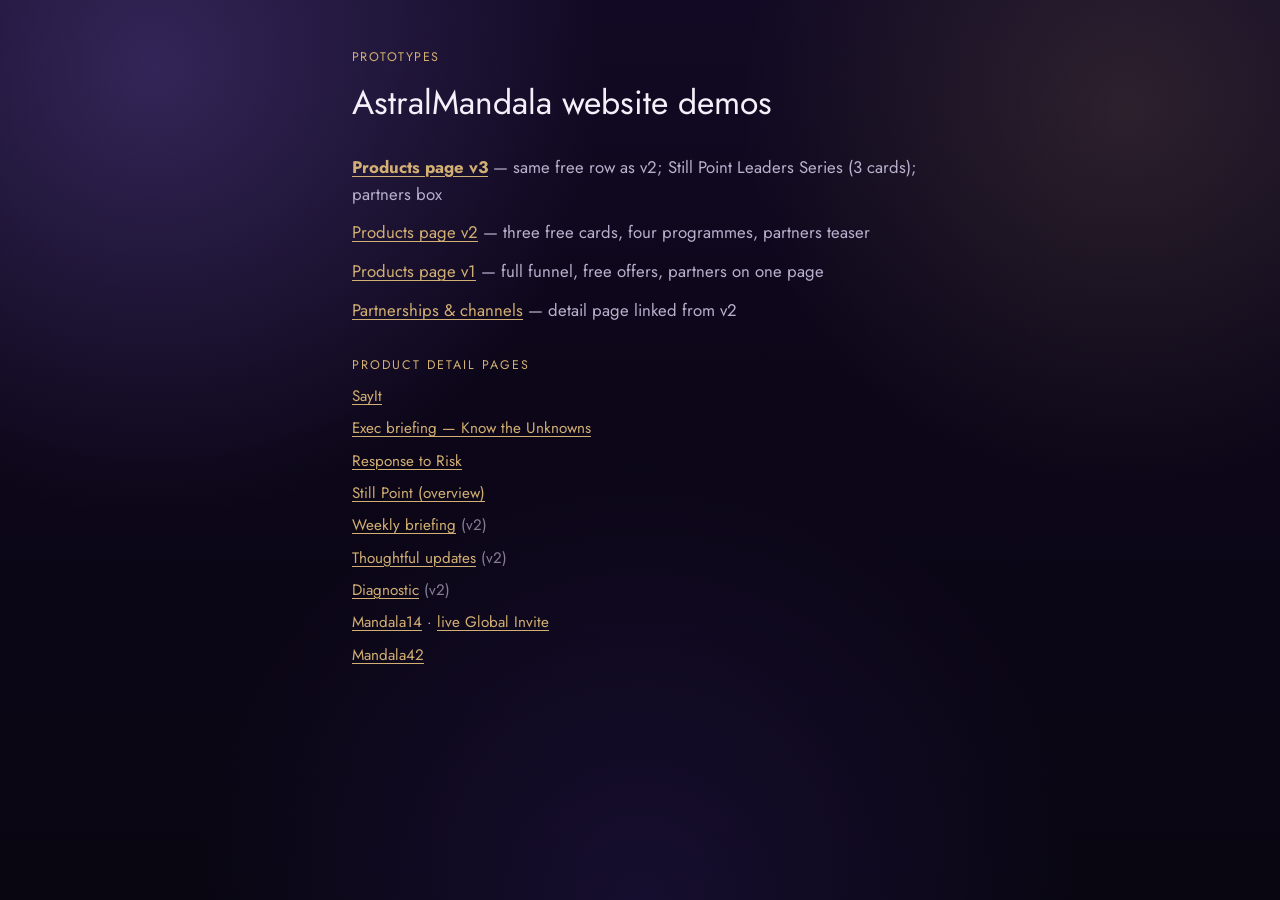
<file: index.html>
<!DOCTYPE html>
<html lang="en">
<head>
  <meta charset="UTF-8">
  <meta name="viewport" content="width=device-width, initial-scale=1.0">
  <title>AstralMandala — website prototypes</title>
  <link rel="preconnect" href="https://fonts.googleapis.com">
  <link rel="preconnect" href="https://fonts.gstatic.com" crossorigin>
  <link href="https://fonts.googleapis.com/css2?family=Jost:wght@300;400;500;600&display=swap" rel="stylesheet">
  <link rel="stylesheet" href="styles-v1.css">
</head>
<body>
  <main class="container" style="padding: 3rem 0; max-width: 36rem;">
    <p class="eyebrow" style="color: var(--gold); text-transform: uppercase; letter-spacing: 0.12em; font-size: 0.78rem;">Prototypes</p>
    <h1 style="font-weight: 400; margin: 0 0 1.5rem;">AstralMandala website demos</h1>
    <ul style="list-style: none; padding: 0; margin: 0; display: grid; gap: 0.75rem; color: var(--muted);">
      <li><a href="index-v3.html"><strong>Products page v3</strong></a> — same free row as v2; Still Point Leaders Series (3 cards); partners box</li>
      <li><a href="index-v2.html">Products page v2</a> — three free cards, four programmes, partners teaser</li>
      <li><a href="index-v1.html">Products page v1</a> — full funnel, free offers, partners on one page</li>
      <li><a href="partnerships.html">Partnerships & channels</a> — detail page linked from v2</li>
    </ul>
    <p class="eyebrow" style="margin-top:2rem;color:var(--gold)">Product detail pages</p>
    <ul style="list-style:none;padding:0;margin:0;display:grid;gap:0.5rem;color:var(--muted);font-size:0.95rem">
      <li><a href="products/product.html?p=sayit">SayIt</a></li>
      <li><a href="products/product.html?p=exec-briefing">Exec briefing — Know the Unknowns</a></li>
      <li><a href="products/product.html?p=response-to-risk">Response to Risk</a></li>
      <li><a href="products/product.html?p=still-point">Still Point (overview)</a></li>
      <li><a href="products/product.html?p=weekly-briefing">Weekly briefing</a> <span style="opacity:0.7">(v2)</span></li>
      <li><a href="products/product.html?p=thoughtful-updates">Thoughtful updates</a> <span style="opacity:0.7">(v2)</span></li>
      <li><a href="products/product.html?p=diagnostic">Diagnostic</a> <span style="opacity:0.7">(v2)</span></li>
      <li><a href="products/product.html?p=mandala14">Mandala14</a> · <a href="https://astralmandala.com/global-invite/">live Global Invite</a></li>
      <li><a href="products/product.html?p=mandala42">Mandala42</a></li>
    </ul>
  </main>
</body>
</html>
</file>
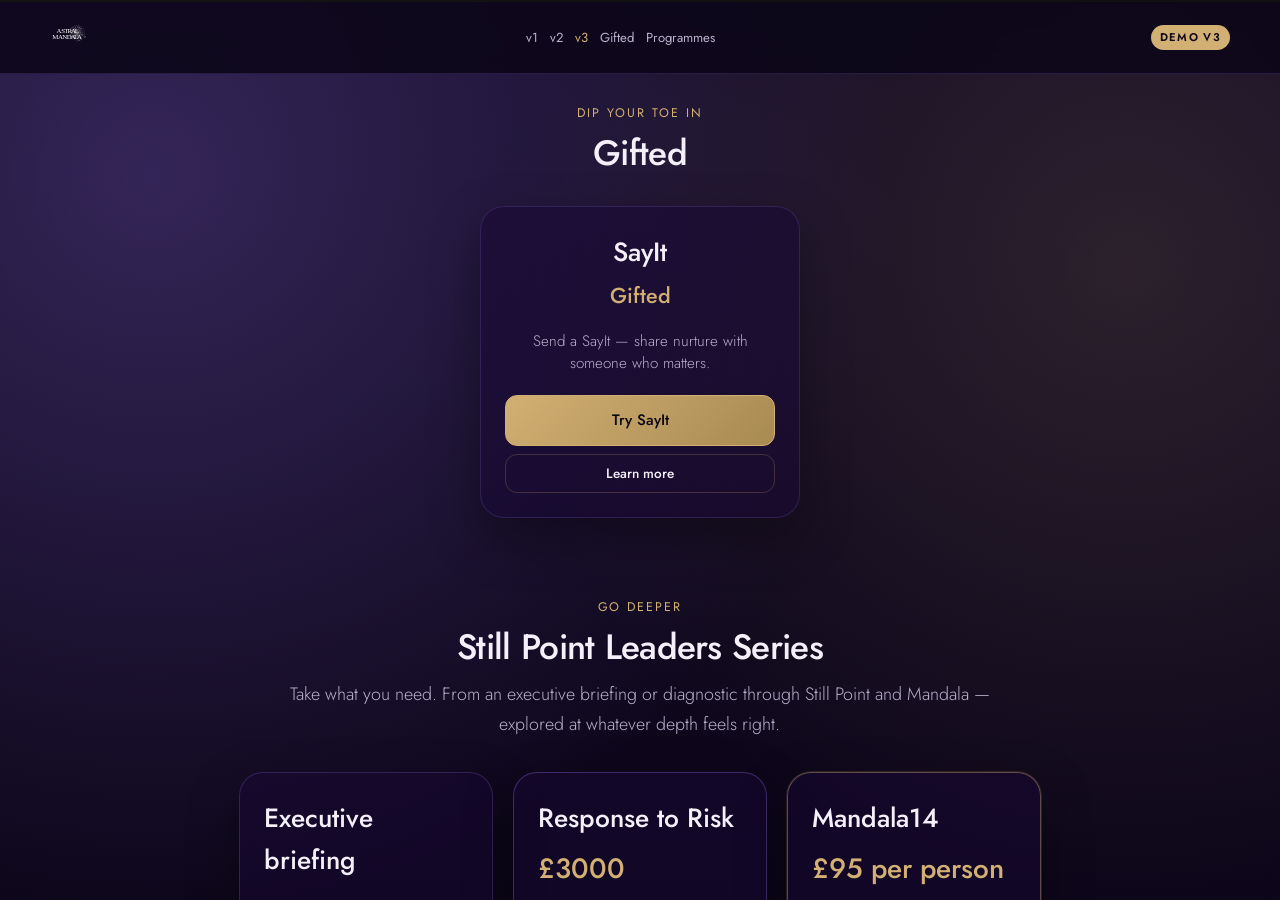
<file: free.html>
<!DOCTYPE html>
<html lang="en">
<head>
  <meta charset="UTF-8">
  <meta http-equiv="refresh" content="0; url=index-v3.html#free">
  <link rel="canonical" href="index-v3.html#free">
  <title>Redirect — Free options</title>
</head>
<body>
  <p><a href="index-v3.html#free">Free options are on the v3 products page</a></p>
</body>
</html>
</file>
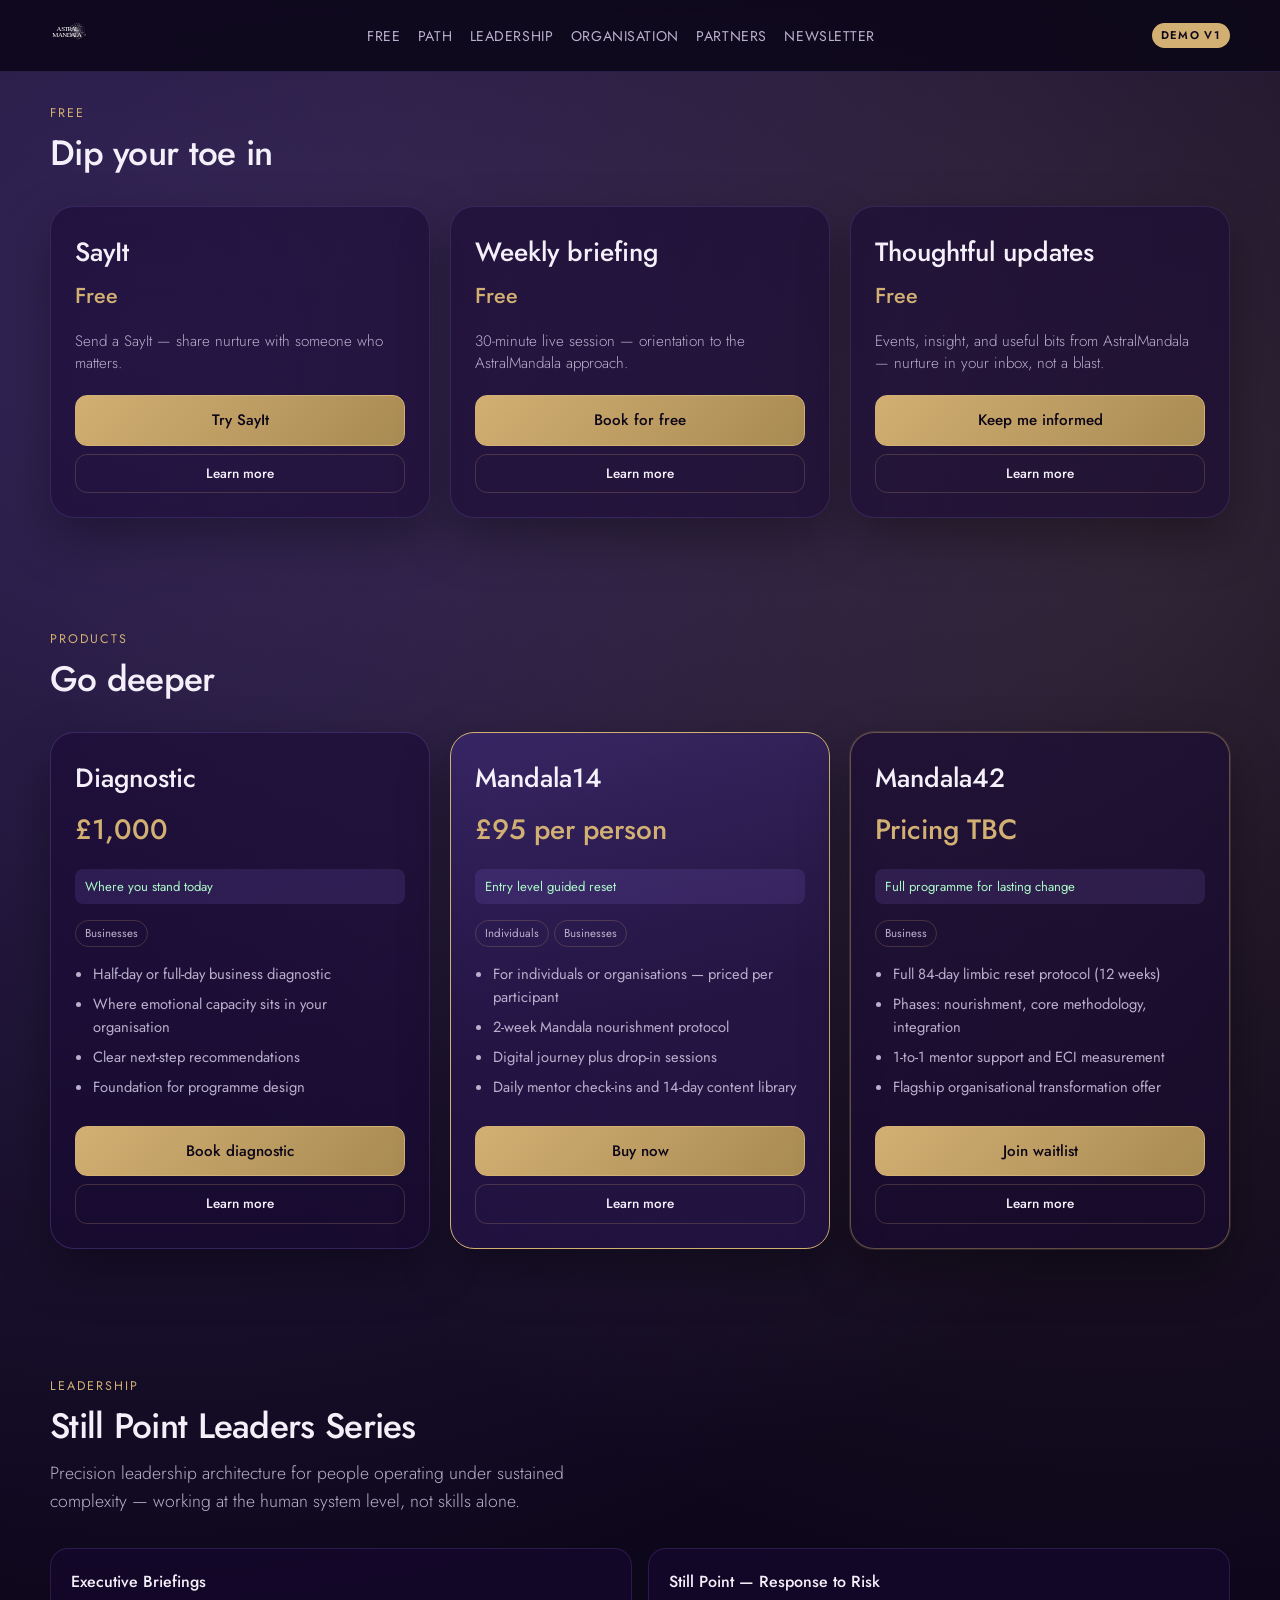
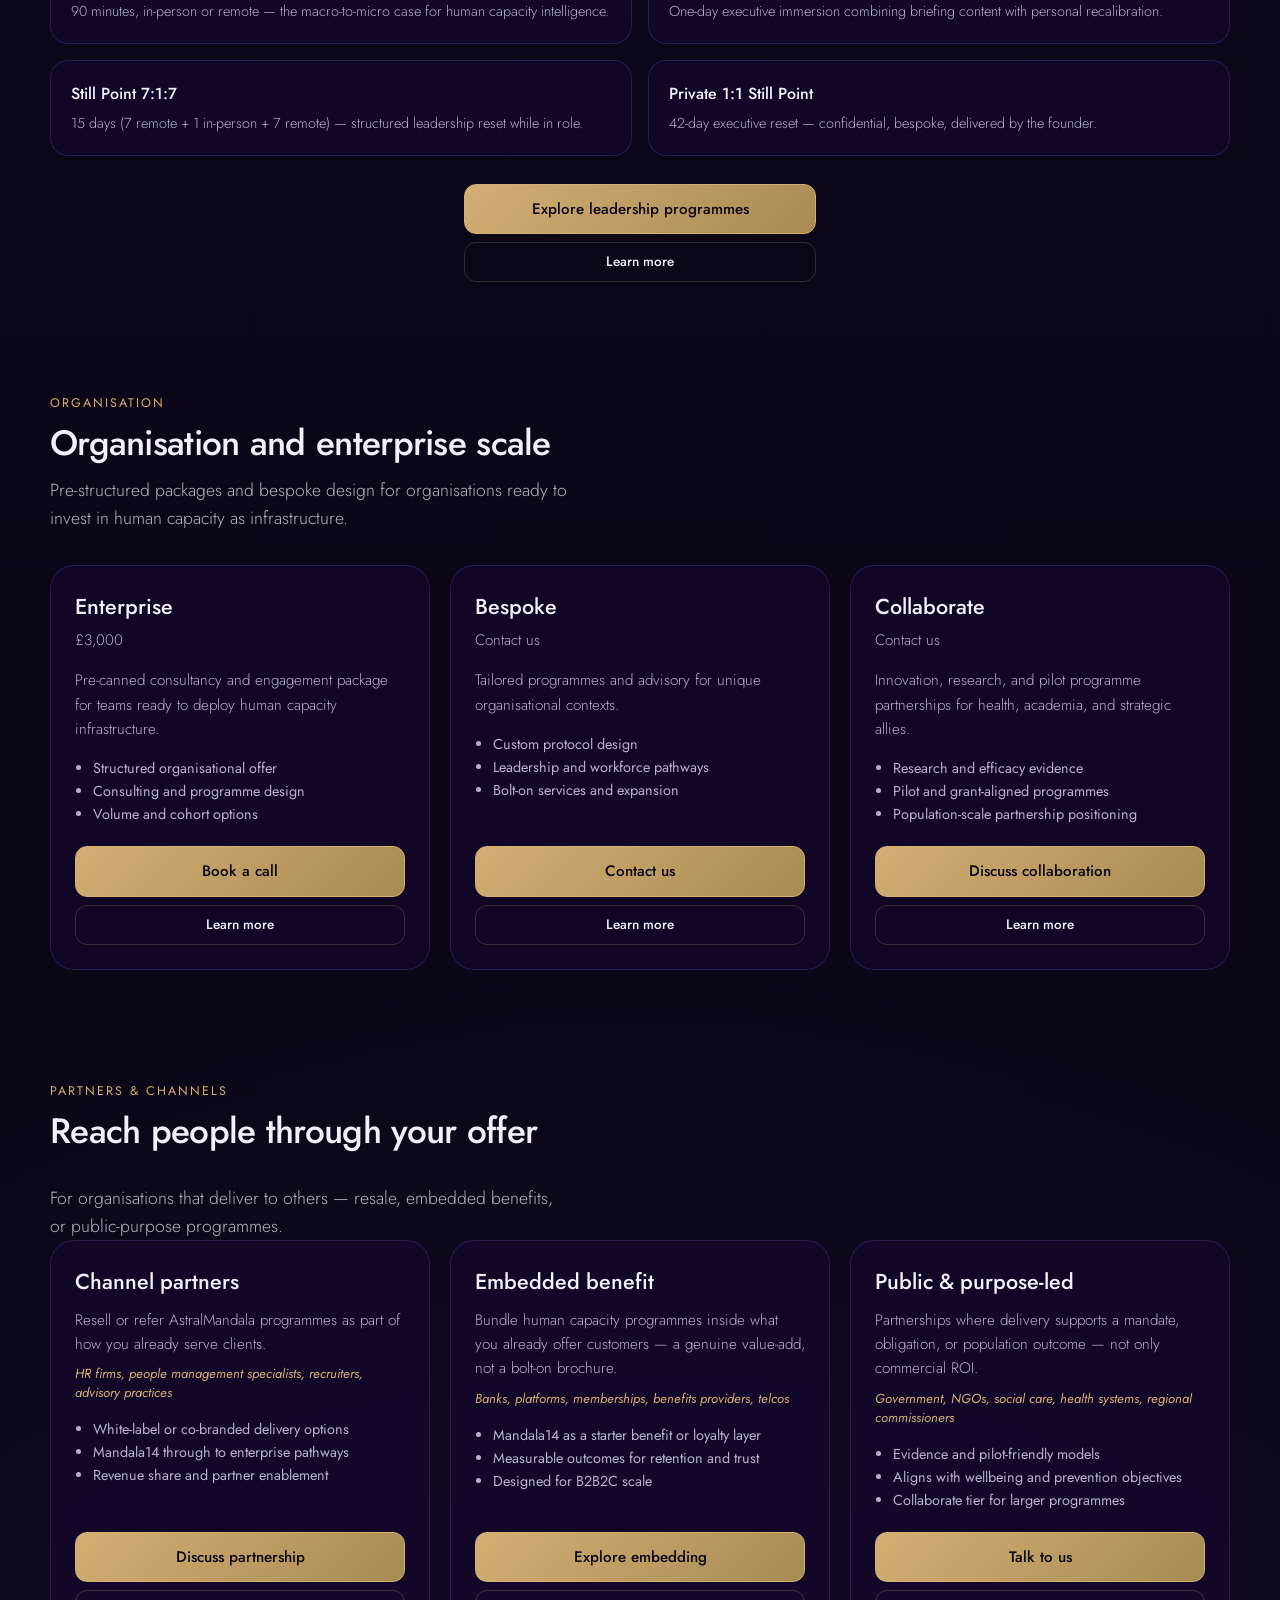
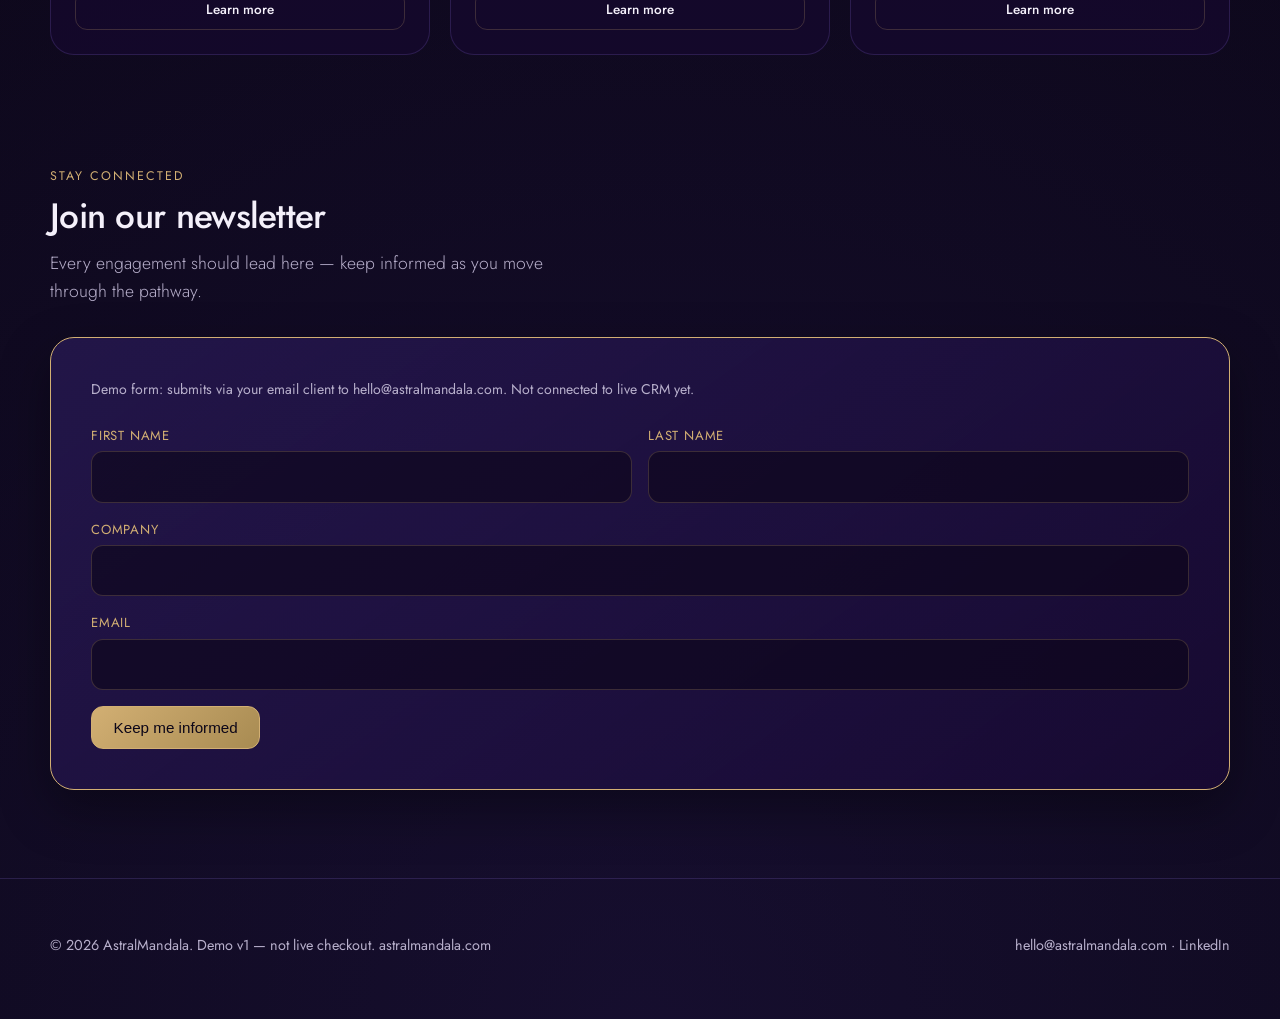
<file: index-v1.html>
<!DOCTYPE html>
<html lang="en">
<head>
  <meta charset="UTF-8">
  <meta name="viewport" content="width=device-width, initial-scale=1.0">
  <title>Products — AstralMandala (demo v1)</title>
  <meta name="description" content="AstralMandala product pathway — from free entry to enterprise and partnership offers.">
  <link rel="preconnect" href="https://fonts.googleapis.com">
  <link rel="preconnect" href="https://fonts.gstatic.com" crossorigin>
  <link href="https://fonts.googleapis.com/css2?family=Jost:wght@300;400;500;600&display=swap" rel="stylesheet">
  <link rel="stylesheet" href="styles-v1.css">
</head>
<body>
  <header class="site-header">
    <div class="site-header__inner">
      <a href="https://astralmandala.com" target="_blank" rel="noreferrer">
        <img
          class="site-header__logo"
          src="assets/Astral-mandala-logo-white.svg"
          alt="AstralMandala"
          width="160"
          height="40"
        >
      </a>
      <nav aria-label="Page sections">
        <ul class="site-nav">
          <li><a href="#free">Free</a></li>
          <li><a href="#path">Path</a></li>
          <li><a href="#leadership">Leadership</a></li>
          <li><a href="#organisation">Organisation</a></li>
          <li><a href="#channels">Partners</a></li>
          <li><a href="#newsletter">Newsletter</a></li>
        </ul>
      </nav>
      <span class="demo-badge" title="Static demo — not connected to live checkout or CRM">Demo v1</span>
    </div>
  </header>

  <main>
    <section class="page-section page-section--first" id="free">
      <div class="container">
        <header class="page-section__head" id="free-section-head"></header>
        <div class="free-grid" id="free-root" role="region" aria-label="Free offers"></div>
      </div>
    </section>

    <section class="page-section" id="path">
      <div class="container">
        <header class="page-section__head" id="path-section-head"></header>

        <div
          class="ladder-scroll"
          id="ladder-root"
          role="region"
          aria-label="Product ladder: Diagnostic, Mandala14, Mandala42"
          tabindex="0"
        ></div>

        <div id="quotes-root"></div>
      </div>
    </section>

    <section class="page-section" id="leadership">
      <div class="container">
        <header class="page-section__head">
          <p class="eyebrow">Leadership</p>
          <h2 class="section-title">Still Point Leaders Series</h2>
          <p class="section-lead" id="stillpoint-intro"></p>
        </header>
        <div class="stillpoint-grid" id="stillpoint-list"></div>
        <div class="stillpoint-cta"></div>
      </div>
    </section>

    <section class="page-section" id="organisation">
      <div class="container">
        <header class="page-section__head">
          <p class="eyebrow">Organisation</p>
          <h2 class="section-title">Organisation and enterprise scale</h2>
          <p class="section-lead">
            Pre-structured packages and bespoke design for organisations ready to invest in human capacity as infrastructure.
          </p>
        </header>
        <div class="org-grid" id="org-root"></div>
      </div>
    </section>

    <section class="page-section" id="channels">
      <div class="container">
        <header class="page-section__head" id="channels-section-head"></header>
        <p class="section-lead" id="channels-section-lead"></p>
        <div class="channel-grid" id="channels-root"></div>
      </div>
    </section>

    <section class="page-section" id="newsletter">
      <div class="container">
        <header class="page-section__head">
          <p class="eyebrow">Stay connected</p>
          <h2 class="section-title">Join our newsletter</h2>
          <p class="section-lead">
            Every engagement should lead here — keep informed as you move through the pathway.
          </p>
        </header>
        <div class="newsletter-panel">
          <p class="newsletter-panel__note">
            Demo form: submits via your email client to hello@astralmandala.com. Not connected to live CRM yet.
          </p>
          <form class="newsletter-form" id="newsletter-form" novalidate>
            <div class="field">
              <label for="firstName">First name</label>
              <input type="text" id="firstName" name="firstName" required autocomplete="given-name">
            </div>
            <div class="field">
              <label for="lastName">Last name</label>
              <input type="text" id="lastName" name="lastName" required autocomplete="family-name">
            </div>
            <div class="field field--full">
              <label for="company">Company</label>
              <input type="text" id="company" name="company" required autocomplete="organization">
            </div>
            <div class="field field--full">
              <label for="email">Email</label>
              <input type="email" id="email" name="email" required autocomplete="email">
            </div>
            <div class="field field--full">
              <button type="submit" class="btn btn--primary">Keep me informed</button>
            </div>
          </form>
        </div>
      </div>
    </section>
  </main>

  <footer class="site-footer">
    <div class="container site-footer__inner">
      <p>
        © 2026 AstralMandala. Demo v1 — not live checkout.
        <a href="https://astralmandala.com" target="_blank" rel="noreferrer">astralmandala.com</a>
      </p>
      <p>
        <a href="mailto:hello@astralmandala.com">hello@astralmandala.com</a>
        ·
        <a href="https://www.linkedin.com/company/astralmandala" target="_blank" rel="noreferrer">LinkedIn</a>
      </p>
    </div>
  </footer>

  <script src="products-data.js"></script>
  <script src="products-render.js"></script>
</body>
</html>
</file>
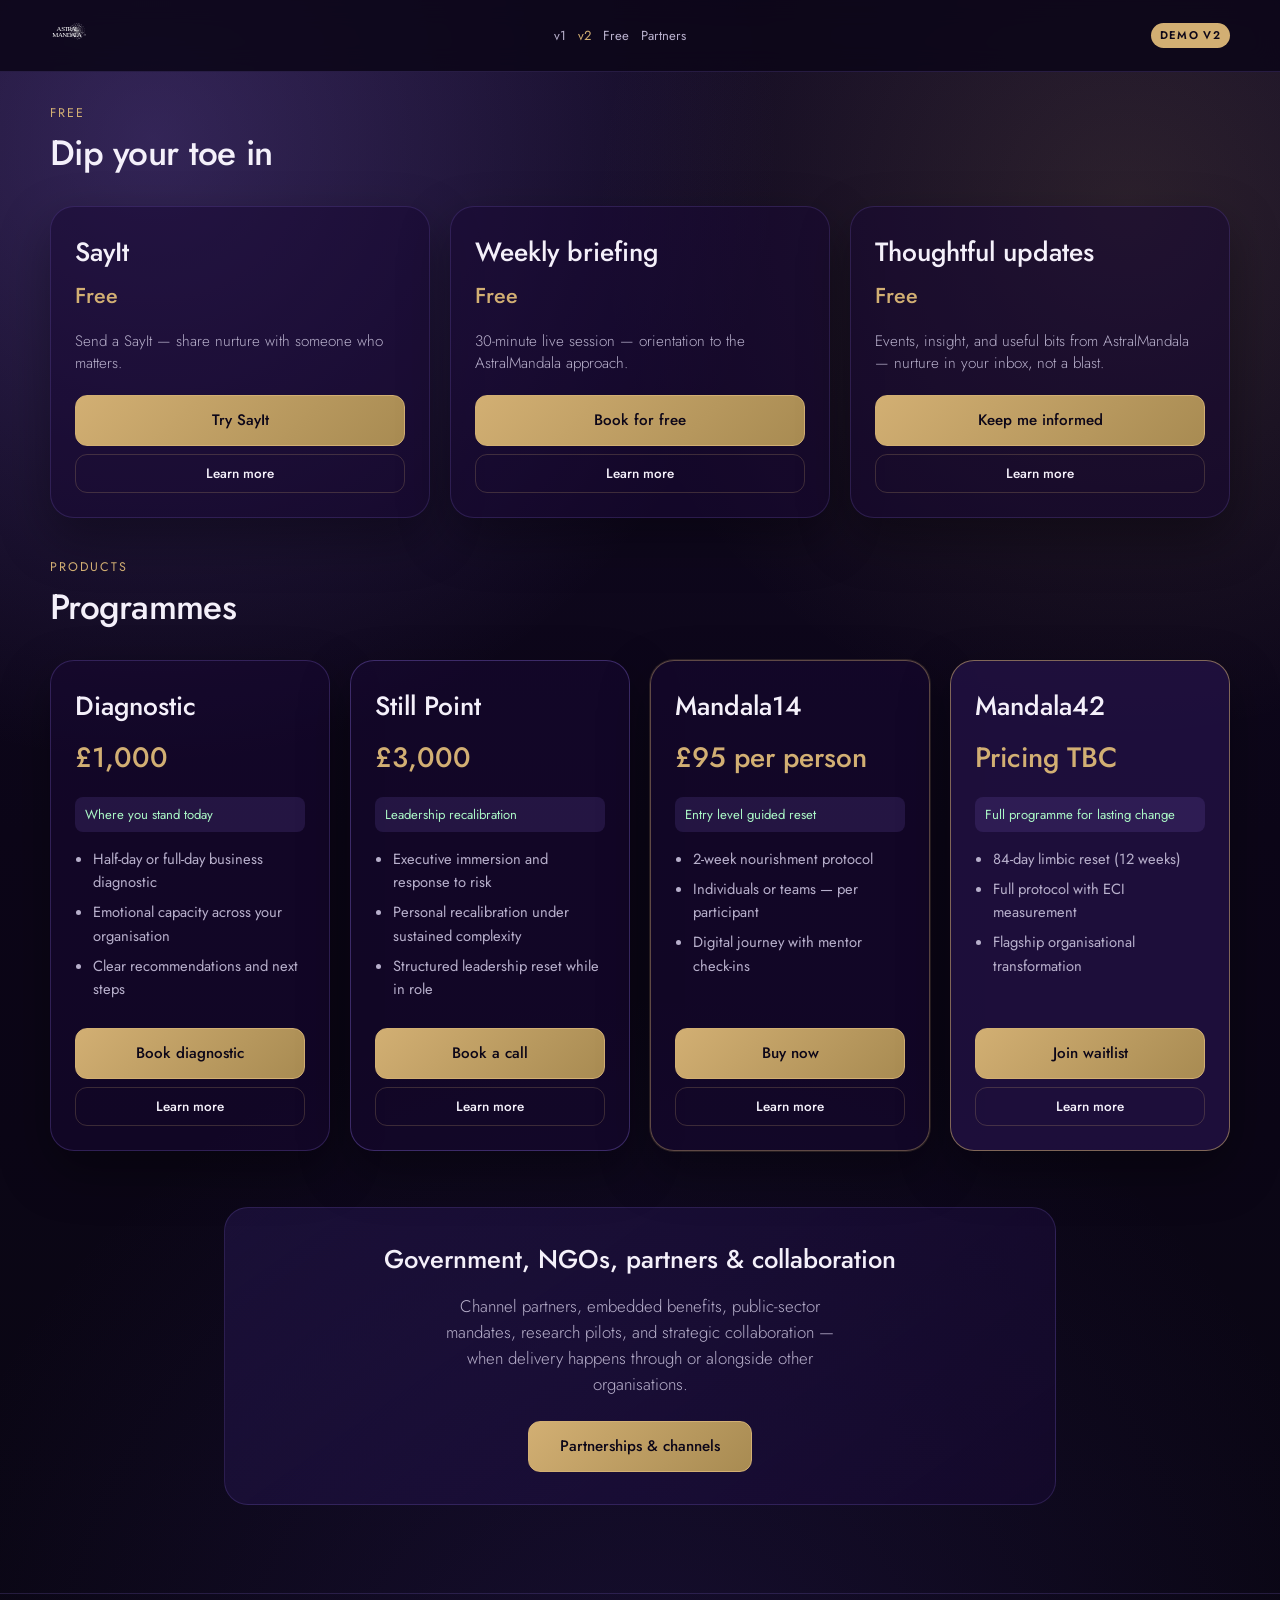
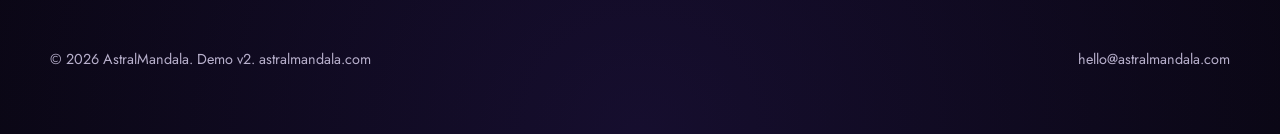
<file: index-v2.html>
<!DOCTYPE html>
<html lang="en">
<head>
  <meta charset="UTF-8">
  <meta name="viewport" content="width=device-width, initial-scale=1.0">
  <title>Products — AstralMandala (demo v2)</title>
  <meta name="description" content="Simplified AstralMandala product overview — Diagnostic, Still Point, Mandala14, Mandala42.">
  <link rel="preconnect" href="https://fonts.googleapis.com">
  <link rel="preconnect" href="https://fonts.gstatic.com" crossorigin>
  <link href="https://fonts.googleapis.com/css2?family=Jost:wght@300;400;500;600&display=swap" rel="stylesheet">
  <link rel="stylesheet" href="styles-v1.css">
  <link rel="stylesheet" href="styles-v2.css">
</head>
<body data-v2-mode="products">
  <header class="site-header">
    <div class="site-header__inner">
      <a href="https://astralmandala.com" target="_blank" rel="noreferrer">
        <img
          class="site-header__logo"
          src="assets/Astral-mandala-logo-white.svg"
          alt="AstralMandala"
          width="160"
          height="40"
        >
      </a>
      <nav aria-label="Page sections" class="site-nav__versions">
        <a href="index-v1.html">v1</a>
        <a href="index-v2.html" class="is-active">v2</a>
        <a href="#free">Free</a>
        <a href="partnerships.html">Partners</a>
      </nav>
      <span class="demo-badge">Demo v2</span>
    </div>
  </header>

  <main>
    <section class="page-section page-section--first" id="programmes">
      <div class="container">
        <div id="free">
          <header class="page-section__head" id="free-section-head"></header>
          <div class="free-grid" id="free-v2-root" role="region" aria-label="Free offers"></div>
        </div>

        <header class="page-section__head page-section__head--spaced" id="v2-section-head"></header>

        <div
          class="ladder-scroll ladder-scroll--four"
          id="ladder-v2-root"
          role="region"
          aria-label="Programmes: Diagnostic, Still Point, Mandala14, Mandala42"
          tabindex="0"
        ></div>

        <div id="partnership-teaser-root"></div>
      </div>
    </section>
  </main>

  <footer class="site-footer">
    <div class="container site-footer__inner">
      <p>
        © 2026 AstralMandala. Demo v2.
        <a href="https://astralmandala.com" target="_blank" rel="noreferrer">astralmandala.com</a>
      </p>
      <p>
        <a href="mailto:hello@astralmandala.com">hello@astralmandala.com</a>
      </p>
    </div>
  </footer>

  <script src="products-data-v2.js"></script>
  <script src="products-render-v2.js"></script>
</body>
</html>
</file>
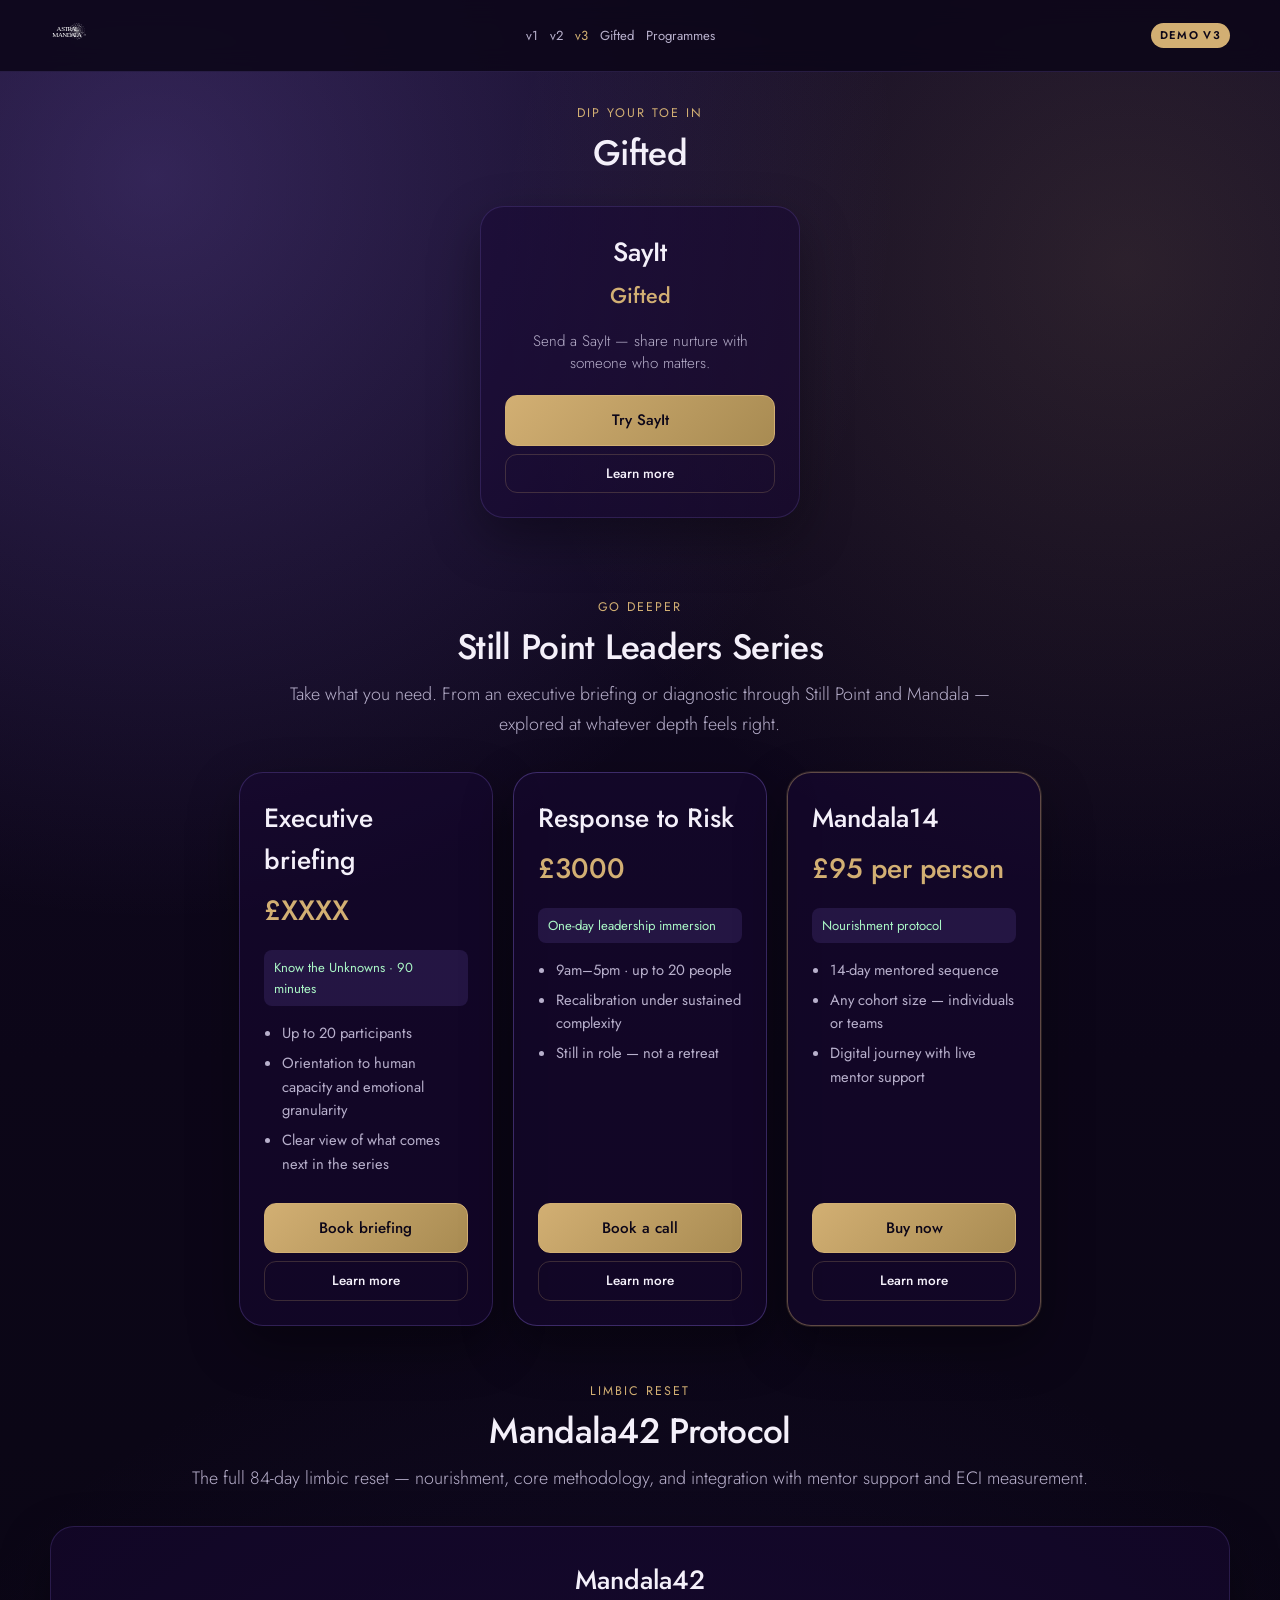
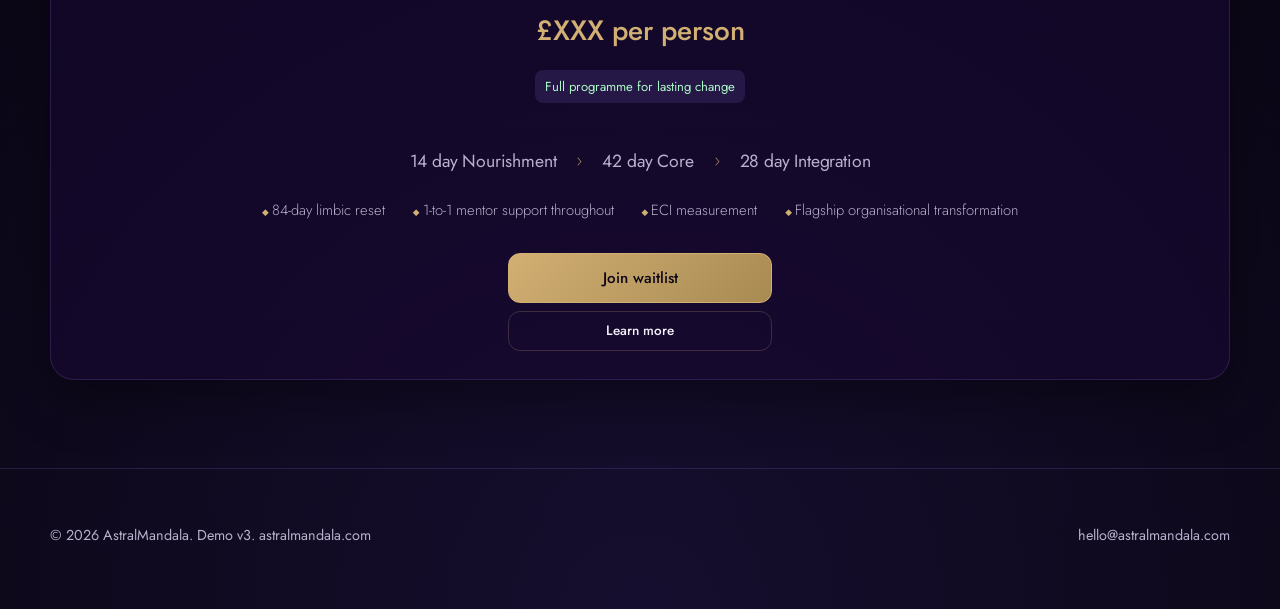
<file: index-v3.html>
<!DOCTYPE html>
<html lang="en">
<head>
  <meta charset="UTF-8">
  <meta name="viewport" content="width=device-width, initial-scale=1.0">
  <title>Products — AstralMandala (demo v3)</title>
  <meta name="description" content="AstralMandala product overview — SayIt, Still Point Leaders Series, Mandala42.">
  <link rel="preconnect" href="https://fonts.googleapis.com">
  <link rel="preconnect" href="https://fonts.gstatic.com" crossorigin>
  <link href="https://fonts.googleapis.com/css2?family=Jost:wght@300;400;500;600&display=swap" rel="stylesheet">
  <link rel="stylesheet" href="styles-v1.css">
  <link rel="stylesheet" href="styles-v2.css">
  <link rel="stylesheet" href="styles-v3.css">
</head>
<body>
  <header class="site-header">
    <div class="site-header__inner">
      <a href="https://astralmandala.com" target="_blank" rel="noreferrer">
        <img
          class="site-header__logo"
          src="assets/Astral-mandala-logo-white.svg"
          alt="AstralMandala"
          width="160"
          height="40"
        >
      </a>
      <nav aria-label="Page sections" class="site-nav__versions">
        <a href="index-v1.html">v1</a>
        <a href="index-v2.html">v2</a>
        <a href="index-v3.html" class="is-active">v3</a>
        <a href="#free">Gifted</a>
        <a href="#programmes">Programmes</a>
      </nav>
      <span class="demo-badge">Demo v3</span>
    </div>
  </header>

  <main>
    <section class="page-section page-section--first">
      <div class="container v3-pyramid">
        <div class="v3-pyramid__tier v3-pyramid__tier--1" id="free">
          <header class="page-section__head" id="free-section-head"></header>
          <div class="free-grid free-grid--single" id="free-v3-root" role="region" aria-label="Gifted offers"></div>
        </div>

        <div class="v3-pyramid__tier v3-pyramid__tier--2" id="programmes">
          <header class="page-section__head page-section__head--spaced" id="v3-section-head"></header>

          <div
            class="ladder-scroll ladder-scroll--three"
            id="ladder-v3-root"
            role="region"
            aria-label="Still Point Leaders Series"
            tabindex="0"
          ></div>
        </div>

        <div class="v3-pyramid__tier v3-pyramid__tier--3" id="mandala42">
          <header class="page-section__head page-section__head--spaced" id="m42-section-head"></header>

          <div
            class="m42-panel"
            id="m42-v3-root"
            role="region"
            aria-label="Mandala42 Protocol"
            tabindex="0"
          ></div>
        </div>

      </div>
    </section>
  </main>

  <footer class="site-footer">
    <div class="container site-footer__inner">
      <p>
        © 2026 AstralMandala. Demo v3.
        <a href="https://astralmandala.com" target="_blank" rel="noreferrer">astralmandala.com</a>
      </p>
      <p>
        <a href="mailto:hello@astralmandala.com">hello@astralmandala.com</a>
      </p>
    </div>
  </footer>

  <script src="products-data-v3.js"></script>
  <script src="products-render-v3.js"></script>
</body>
</html>
</file>
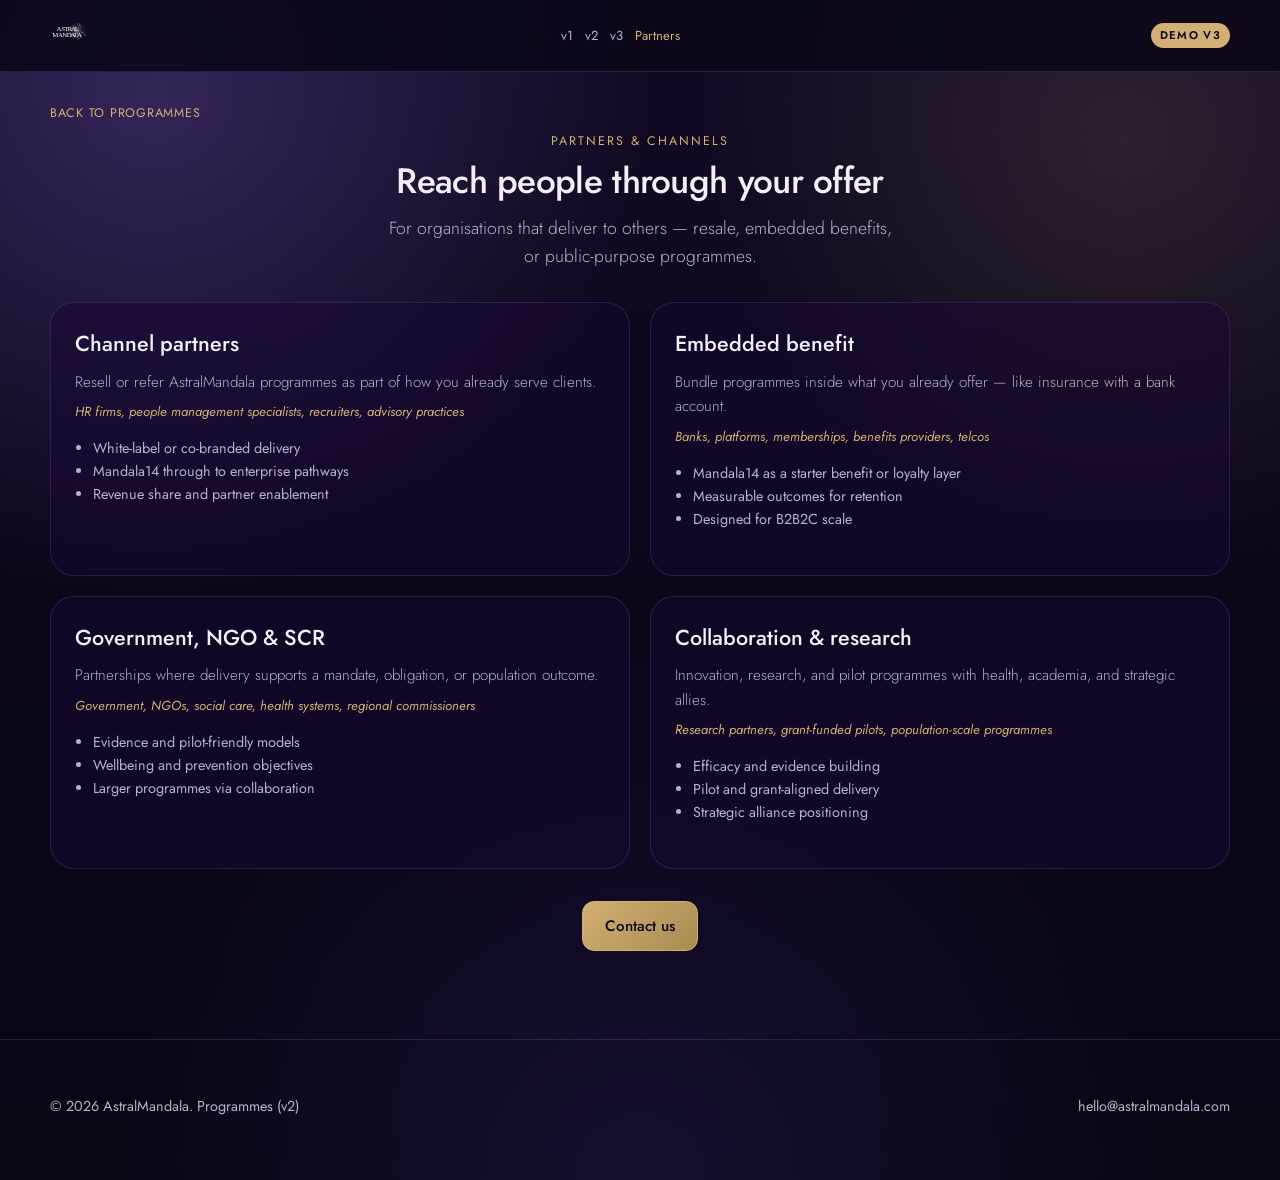
<file: partnerships.html>
<!DOCTYPE html>
<html lang="en">
<head>
  <meta charset="UTF-8">
  <meta name="viewport" content="width=device-width, initial-scale=1.0">
  <title>Partnerships & channels — AstralMandala</title>
  <meta name="description" content="Government, NGOs, channel partners, embedded benefits, and collaboration with AstralMandala.">
  <link rel="preconnect" href="https://fonts.googleapis.com">
  <link rel="preconnect" href="https://fonts.gstatic.com" crossorigin>
  <link href="https://fonts.googleapis.com/css2?family=Jost:wght@300;400;500;600&display=swap" rel="stylesheet">
  <link rel="stylesheet" href="styles-v1.css">
  <link rel="stylesheet" href="styles-v2.css">
  <link rel="stylesheet" href="styles-v3.css">
</head>
<body data-v3-mode="partnerships">
  <header class="site-header">
    <div class="site-header__inner">
      <a href="https://astralmandala.com" target="_blank" rel="noreferrer">
        <img
          class="site-header__logo"
          src="assets/Astral-mandala-logo-white.svg"
          alt="AstralMandala"
          width="160"
          height="40"
        >
      </a>
      <nav aria-label="Page sections" class="site-nav__versions">
        <a href="index-v1.html">v1</a>
        <a href="index-v2.html">v2</a>
        <a href="index-v3.html">v3</a>
        <a href="partnerships.html" class="is-active">Partners</a>
      </nav>
      <span class="demo-badge">Demo v3</span>
    </div>
  </header>

  <main>
    <section class="page-section page-section--first">
      <div class="container">
        <p class="eyebrow">
          <a href="index-v2.html" id="partnerships-back" class="back-link">Back to programmes</a>
        </p>
        <header class="page-section__head" id="partnerships-head"></header>
        <div class="channel-grid channel-grid--partnerships" id="partnerships-channels-root"></div>
        <div class="partnerships-page-cta" id="partnerships-cta"></div>
      </div>
    </section>
  </main>

  <footer class="site-footer">
    <div class="container site-footer__inner">
      <p>
        © 2026 AstralMandala.
        <a href="index-v2.html">Programmes (v2)</a>
      </p>
      <p>
        <a href="mailto:hello@astralmandala.com">hello@astralmandala.com</a>
      </p>
    </div>
  </footer>

  <script src="products-data-v3.js"></script>
  <script src="products-render-v3.js"></script>
</body>
</html>
</file>
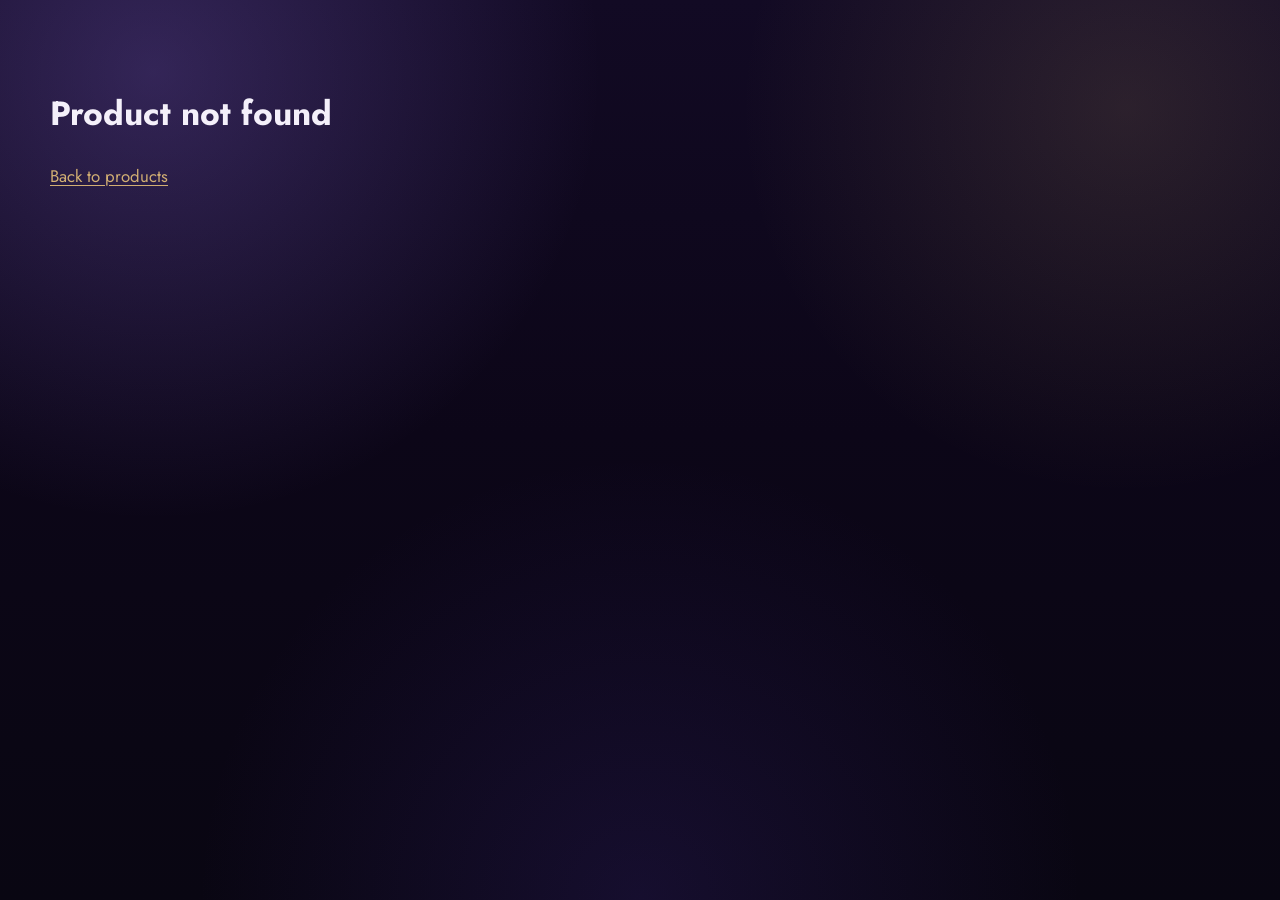
<file: products/product.html>
<!DOCTYPE html>
<html lang="en">
<head>
  <meta charset="UTF-8">
  <meta name="viewport" content="width=device-width, initial-scale=1.0">
  <title>Product — AstralMandala</title>
  <link rel="preconnect" href="https://fonts.googleapis.com">
  <link rel="preconnect" href="https://fonts.gstatic.com" crossorigin>
  <link href="https://fonts.googleapis.com/css2?family=Jost:wght@300;400;500;600&display=swap" rel="stylesheet">
  <link rel="stylesheet" href="../styles-v1.css">
  <link rel="stylesheet" href="../styles-product-page.css">
</head>
<body>
  <header class="site-header">
    <div class="site-header__inner">
      <a href="https://astralmandala.com" target="_blank" rel="noreferrer">
        <img class="site-header__logo" src="../assets/Astral-mandala-logo-white.svg" alt="AstralMandala" width="160" height="40">
      </a>
      <nav aria-label="Navigation" class="site-nav__versions">
        <a href="../index-v3.html">All products</a>
        <a href="../index-v2.html">v2</a>
        <a href="../index-v1.html">v1</a>
      </nav>
      <span class="demo-badge">Product page demo</span>
    </div>
  </header>

  <main id="product-page-root"></main>

  <footer class="site-footer">
    <div class="container site-footer__inner">
      <p>© 2026 AstralMandala. <a href="../index-v2.html">Back to products</a></p>
      <p><a href="mailto:hello@astralmandala.com">hello@astralmandala.com</a></p>
    </div>
  </footer>

  <script src="../product-pages-data.js"></script>
  <script src="../product-page-render.js"></script>
</body>
</html>
</file>
<file: styles-v1.css>
:root {
  color-scheme: dark;
  --bg-deep: #0c0618;
  --bg-card: rgba(24, 9, 52, 0.55);
  --bg-card-strong: rgba(36, 18, 72, 0.72);
  --line: rgba(210, 175, 115, 0.22);
  --line-soft: rgba(141, 109, 225, 0.2);
  --text: #f4f0fa;
  --muted: #b8b0cc;
  --gold: #d2af73;
  --gold-dim: #a88b52;
  --violet: #8d6de1;
  --violet-deep: #4a2fa0;
  --mint: #aaf7c6;
  --radius-xl: 24px;
  --radius-lg: 18px;
  --radius-md: 12px;
  --shadow: 0 20px 50px rgba(0, 0, 0, 0.35);
  --header-h: 72px;
}

*,
*::before,
*::after {
  box-sizing: border-box;
}

html {
  scroll-behavior: smooth;
  scroll-padding-top: calc(var(--header-h) + 1rem);
}

body {
  margin: 0;
  min-height: 100vh;
  font-family: "Jost", system-ui, sans-serif;
  font-weight: 400;
  font-size: 1.05rem;
  line-height: 1.6;
  color: var(--text);
  background:
    radial-gradient(circle at 12% 8%, rgba(141, 109, 225, 0.28), transparent 32%),
    radial-gradient(circle at 88% 12%, rgba(210, 175, 115, 0.14), transparent 28%),
    radial-gradient(circle at 50% 100%, rgba(74, 47, 160, 0.2), transparent 40%),
    linear-gradient(180deg, #120a24 0%, var(--bg-deep) 48%, #090612 100%);
}

img {
  max-width: 100%;
  height: auto;
}

a {
  color: var(--gold);
  text-decoration-thickness: 1px;
  text-underline-offset: 3px;
}

a:hover {
  color: #e8c992;
}

.container {
  width: min(1180px, calc(100% - 2.5rem));
  margin-inline: auto;
}

/* Header */
.site-header {
  position: sticky;
  top: 0;
  z-index: 100;
  height: var(--header-h);
  display: flex;
  align-items: center;
  border-bottom: 1px solid var(--line-soft);
  background: rgba(12, 6, 24, 0.88);
  backdrop-filter: blur(12px);
}

.site-header__inner {
  display: flex;
  align-items: center;
  justify-content: space-between;
  gap: 1.5rem;
  width: min(1180px, calc(100% - 2.5rem));
  margin-inline: auto;
}

.site-header__logo {
  height: 40px;
  width: auto;
}

.site-nav {
  display: flex;
  flex-wrap: wrap;
  gap: 0.35rem 1.1rem;
  list-style: none;
  margin: 0;
  padding: 0;
}

.site-nav a {
  color: var(--muted);
  text-decoration: none;
  font-size: 0.88rem;
  letter-spacing: 0.04em;
  text-transform: uppercase;
}

.site-nav a:hover {
  color: var(--gold);
}

.demo-badge {
  font-size: 0.7rem;
  letter-spacing: 0.12em;
  text-transform: uppercase;
  color: var(--bg-deep);
  background: var(--gold);
  padding: 0.25rem 0.55rem;
  border-radius: 999px;
  font-weight: 600;
}

/* Typography */
.eyebrow {
  margin: 0 0 0.5rem;
  font-size: 0.78rem;
  letter-spacing: 0.16em;
  text-transform: uppercase;
  color: var(--gold);
}

.section-title {
  margin: 0 0 0.75rem;
  font-size: clamp(1.6rem, 3vw, 2.2rem);
  font-weight: 500;
  letter-spacing: -0.02em;
  line-height: 1.2;
}

.section-lead {
  margin: 0;
  max-width: 52ch;
  color: var(--muted);
  font-weight: 300;
  font-size: 1.1rem;
}

/* Buttons */
.btn {
  display: inline-flex;
  align-items: center;
  justify-content: center;
  padding: 0.75rem 1.35rem;
  border-radius: var(--radius-md);
  font-size: 0.95rem;
  font-weight: 500;
  text-decoration: none;
  border: 1px solid transparent;
  cursor: pointer;
  transition: background 0.15s, border-color 0.15s, color 0.15s;
}

.btn--primary {
  background: linear-gradient(135deg, var(--gold) 0%, var(--gold-dim) 100%);
  color: var(--bg-deep);
  border-color: var(--gold);
}

.btn--primary:hover {
  filter: brightness(1.08);
  color: var(--bg-deep);
}

.btn--ghost {
  background: transparent;
  color: var(--text);
  border-color: var(--line);
}

.btn--ghost:hover {
  border-color: var(--gold);
  color: var(--gold);
}

.btn--small {
  padding: 0.5rem 0.9rem;
  font-size: 0.85rem;
}

.btn--block {
  width: 100%;
}

/* Sections */
.page-section {
  padding: 3.5rem 0;
}

.page-section--first {
  padding-top: 2rem;
}

/* Free section (above paid ladder) */
.free-grid {
  display: grid;
  gap: 1.25rem;
  grid-template-columns: repeat(3, 1fr);
}

.free-card {
  display: flex;
  flex-direction: column;
  padding: 1.5rem;
  border-radius: var(--radius-xl);
  border: 1px solid var(--line-soft);
  background: var(--bg-card);
  box-shadow: var(--shadow);
  min-height: 280px;
}

.free-card__name {
  margin: 0;
  font-size: 1.65rem;
  font-weight: 500;
}

.free-card__price {
  margin: 0.35rem 0 1rem;
  font-size: 1.35rem;
  font-weight: 500;
  color: var(--gold);
}

.free-card__detail {
  margin: 0 0 1.25rem;
  flex: 1;
  font-size: 0.95rem;
  color: var(--muted);
  font-weight: 300;
  line-height: 1.5;
}

.free-card .product-card__actions {
  margin-top: auto;
}

.page-section__head {
  margin-bottom: 2rem;
}

/* Product ladder scroll */
.ladder-scroll {
  display: flex;
  gap: 1.25rem;
  overflow-x: auto;
  padding-bottom: 1rem;
  scroll-snap-type: x mandatory;
  -webkit-overflow-scrolling: touch;
  scrollbar-color: var(--violet-deep) transparent;
}

.ladder-scroll::-webkit-scrollbar {
  height: 6px;
}

.ladder-scroll::-webkit-scrollbar-thumb {
  background: var(--violet-deep);
  border-radius: 3px;
}

.product-card {
  flex: 0 0 min(280px, 85vw);
  scroll-snap-align: start;
  display: flex;
  flex-direction: column;
  padding: 1.5rem;
  border-radius: var(--radius-xl);
  border: 1px solid var(--line-soft);
  background: var(--bg-card);
  box-shadow: var(--shadow);
  min-height: 420px;
}

.product-card--tier-1 { border-color: rgba(141, 109, 225, 0.25); }
.product-card--tier-2 { border-color: rgba(141, 109, 225, 0.35); }
.product-card--tier-3 { border-color: rgba(210, 175, 115, 0.4); box-shadow: 0 0 0 1px rgba(210, 175, 115, 0.15), var(--shadow); }
.product-card--tier-4 { border-color: rgba(210, 175, 115, 0.55); background: var(--bg-card-strong); }

.product-card--featured {
  border-color: var(--gold);
  background: linear-gradient(165deg, rgba(74, 47, 160, 0.35) 0%, var(--bg-card-strong) 55%);
}

.product-card__name {
  margin: 0;
  font-size: 1.65rem;
  font-weight: 500;
}

.product-card__subtitle {
  margin: 0.15rem 0 0.5rem;
  font-size: 0.88rem;
  color: var(--muted);
}

.product-card__price {
  margin: 0.5rem 0 1rem;
  font-size: 1.75rem;
  font-weight: 500;
  color: var(--gold);
}

.product-card__role {
  margin: 0 0 1rem;
  padding: 0.45rem 0.65rem;
  border-radius: var(--radius-sm, 8px);
  background: rgba(141, 109, 225, 0.15);
  font-size: 0.82rem;
  color: var(--mint);
}

.product-card__audiences {
  display: flex;
  flex-wrap: wrap;
  gap: 0.35rem;
  margin-bottom: 1rem;
}

.chip {
  font-size: 0.72rem;
  padding: 0.2rem 0.55rem;
  border-radius: 999px;
  border: 1px solid var(--line);
  color: var(--muted);
}

.product-card__bullets {
  margin: 0 0 1.25rem;
  padding-left: 1.15rem;
  flex: 1;
  font-size: 0.92rem;
  color: var(--muted);
}

.product-card__bullets li {
  margin-bottom: 0.4rem;
}

.product-card__intro {
  margin: 0 0 0.75rem;
  font-size: 0.88rem;
  color: var(--muted);
  font-weight: 300;
}

.product-card__offers {
  display: grid;
  gap: 0.85rem;
  flex: 1;
  margin-bottom: 1rem;
}

.free-offer {
  padding: 0.85rem;
  border-radius: var(--radius-md);
  border: 1px solid var(--line-soft);
  background: rgba(12, 6, 24, 0.35);
}

.free-offer__head {
  display: flex;
  flex-wrap: wrap;
  align-items: baseline;
  justify-content: space-between;
  gap: 0.35rem;
  margin-bottom: 0.35rem;
}

.free-offer__name {
  margin: 0;
  font-size: 1rem;
  font-weight: 500;
  color: var(--text);
}

.free-offer__status {
  font-size: 0.68rem;
  letter-spacing: 0.08em;
  text-transform: uppercase;
  color: var(--gold);
}

.free-offer__detail {
  margin: 0 0 0.65rem;
  font-size: 0.85rem;
  color: var(--muted);
  font-weight: 300;
  line-height: 1.45;
}

.product-card__actions {
  display: grid;
  gap: 0.5rem;
  margin-top: auto;
}

/* Still Point */
.stillpoint-grid {
  display: grid;
  gap: 1rem;
  grid-template-columns: repeat(2, 1fr);
}

.stillpoint-item {
  padding: 1.25rem;
  border-radius: var(--radius-lg);
  border: 1px solid var(--line-soft);
  background: var(--bg-card);
}

.stillpoint-item h4 {
  margin: 0 0 0.35rem;
  font-size: 1rem;
  font-weight: 500;
  color: var(--text);
}

.stillpoint-item p {
  margin: 0;
  font-size: 0.9rem;
  color: var(--muted);
  font-weight: 300;
}

.stillpoint-cta {
  margin-top: 1.75rem;
  display: grid;
  gap: 0.5rem;
  max-width: 22rem;
  margin-inline: auto;
}

/* Organisation row */
.org-grid,
.channel-grid {
  display: grid;
  gap: 1.25rem;
  grid-template-columns: repeat(3, 1fr);
}

.org-card {
  padding: 1.5rem;
  border-radius: var(--radius-xl);
  border: 1px solid var(--line-soft);
  background: var(--bg-card);
  display: flex;
  flex-direction: column;
}

.org-card h3 {
  margin: 0 0 0.25rem;
  font-size: 1.35rem;
  font-weight: 500;
}

.org-card__price {
  margin: 0 0 0.75rem;
  color: var(--gold);
  font-size: 1.25rem;
}

.org-card p {
  margin: 0 0 1rem;
  color: var(--muted);
  font-size: 0.95rem;
  font-weight: 300;
}

.org-card ul {
  margin: 0 0 1.25rem;
  padding-left: 1.1rem;
  flex: 1;
  color: var(--muted);
  font-size: 0.9rem;
}

.org-card .btn {
  margin-top: auto;
}

/* Partners & channels (B2B2C) */
.channel-card {
  padding: 1.5rem;
  border-radius: var(--radius-xl);
  border: 1px solid var(--line-soft);
  background: var(--bg-card);
  display: flex;
  flex-direction: column;
}

.channel-card h3 {
  margin: 0 0 0.5rem;
  font-size: 1.35rem;
  font-weight: 500;
}

.channel-card > p:first-of-type {
  margin: 0 0 0.5rem;
  color: var(--muted);
  font-size: 0.95rem;
  font-weight: 300;
}

.channel-card__examples {
  margin: 0 0 1rem;
  font-size: 0.82rem;
  font-style: italic;
  color: var(--gold);
  line-height: 1.45;
}

.channel-card ul {
  margin: 0 0 1.25rem;
  padding-left: 1.1rem;
  flex: 1;
  color: var(--muted);
  font-size: 0.9rem;
}

.channel-card .product-card__actions {
  margin-top: auto;
}

/* Quote */
.pull-quote {
  margin: 2.5rem 0 0;
  padding: 1.5rem 2rem;
  border-left: 3px solid var(--gold);
  background: rgba(210, 175, 115, 0.06);
  border-radius: 0 var(--radius-md) var(--radius-md) 0;
}

.pull-quote blockquote {
  margin: 0;
  font-size: 1.2rem;
  font-style: italic;
  font-weight: 300;
  color: var(--text);
}

.pull-quote cite {
  display: block;
  margin-top: 0.5rem;
  font-size: 0.82rem;
  font-style: normal;
  color: var(--muted);
  letter-spacing: 0.06em;
  text-transform: uppercase;
}

/* Newsletter */
.newsletter-panel {
  padding: 2.5rem;
  border-radius: var(--radius-xl);
  border: 1px solid var(--gold);
  background: linear-gradient(145deg, rgba(74, 47, 160, 0.3), rgba(24, 9, 52, 0.8));
  box-shadow: var(--shadow);
}

.newsletter-panel__note {
  margin: 0 0 1.5rem;
  font-size: 0.88rem;
  color: var(--muted);
}

.newsletter-form {
  display: grid;
  gap: 1rem;
  grid-template-columns: repeat(2, 1fr);
}

.newsletter-form .field--full {
  grid-column: 1 / -1;
}

.field label {
  display: block;
  margin-bottom: 0.35rem;
  font-size: 0.82rem;
  letter-spacing: 0.06em;
  text-transform: uppercase;
  color: var(--gold);
}

.field input {
  width: 100%;
  padding: 0.7rem 0.85rem;
  border-radius: var(--radius-md);
  border: 1px solid var(--line);
  background: rgba(12, 6, 24, 0.6);
  color: var(--text);
  font: inherit;
}

.field input:focus {
  outline: 2px solid var(--violet);
  outline-offset: 1px;
}

/* Footer */
.site-footer {
  padding: 2.5rem 0 3rem;
  border-top: 1px solid var(--line-soft);
  margin-top: 2rem;
}

.site-footer__inner {
  display: flex;
  flex-wrap: wrap;
  gap: 1.5rem;
  justify-content: space-between;
  align-items: center;
  font-size: 0.9rem;
  color: var(--muted);
}

.site-footer a {
  color: var(--muted);
  text-decoration: none;
}

.site-footer a:hover {
  color: var(--gold);
}

/* Responsive */
@media (max-width: 900px) {
  .stillpoint-grid {
    grid-template-columns: 1fr;
  }

  .org-grid,
  .channel-grid {
    grid-template-columns: 1fr;
  }

  .site-nav {
    display: none;
  }
}

@media (max-width: 900px) {
  .free-grid {
    grid-template-columns: 1fr;
  }
}

@media (min-width: 901px) {
  .ladder-scroll {
    display: grid;
    grid-template-columns: repeat(3, 1fr);
    overflow: visible;
    scroll-snap-type: none;
  }

  .product-card {
    flex: none;
    min-width: 0;
  }
}

@media (max-width: 600px) {
  .newsletter-form {
    grid-template-columns: 1fr;
  }
}
</file>
<file: styles-v2.css>
/* v2 — simpler 4-column ladder + partnership teaser */

.ladder-scroll--four {
  display: flex;
  gap: 1.25rem;
  overflow-x: auto;
  padding-bottom: 1rem;
  scroll-snap-type: x mandatory;
  -webkit-overflow-scrolling: touch;
}

.ladder-scroll--four .product-card {
  flex: 0 0 min(260px, 88vw);
  scroll-snap-align: start;
  min-height: 360px;
}

.page-teaser {
  padding: 2rem 2.25rem;
  border-radius: var(--radius-xl);
  border: 1px solid var(--line-soft);
  background: linear-gradient(145deg, rgba(74, 47, 160, 0.22), var(--bg-card));
  text-align: center;
  max-width: 52rem;
  margin-inline: auto;
}

#free {
  margin-bottom: 2.5rem;
}

#partnership-teaser-root .page-teaser {
  margin-top: 2.5rem;
}

.page-teaser__title {
  margin: 0 0 0.75rem;
  font-size: clamp(1.25rem, 2.5vw, 1.6rem);
  font-weight: 500;
}

.page-teaser__body {
  margin: 0 auto 1.5rem;
  max-width: 42ch;
  color: var(--muted);
  font-weight: 300;
  font-size: 1.05rem;
  line-height: 1.55;
}

.page-teaser .btn {
  min-width: 14rem;
}

.page-section__head--spaced {
  margin-top: 0.5rem;
}

.site-nav__versions {
  display: flex;
  gap: 0.75rem;
  font-size: 0.82rem;
}

.site-nav__versions a {
  color: var(--muted);
  text-decoration: none;
  text-transform: none;
  letter-spacing: 0;
}

.site-nav__versions a.is-active {
  color: var(--gold);
}

.back-link {
  color: var(--gold);
  text-decoration: none;
  letter-spacing: 0.06em;
  text-transform: uppercase;
  font-size: 0.78rem;
}

.back-link:hover {
  color: #e8c992;
}

.partnerships-page-cta {
  margin-top: 2rem;
  text-align: center;
}

.channel-grid--partnerships {
  grid-template-columns: repeat(2, 1fr);
}

@media (min-width: 1100px) {
  .ladder-scroll--four {
    display: grid;
    grid-template-columns: repeat(4, 1fr);
    overflow: visible;
    scroll-snap-type: none;
  }

  .ladder-scroll--four .product-card {
    flex: none;
    min-width: 0;
  }
}

@media (max-width: 900px) {
  .page-teaser {
    padding: 1.5rem;
    text-align: left;
  }

  .page-teaser__body {
    max-width: none;
  }
}
</file>
<file: styles-v3.css>
/* v3 layout — pyramid: each row a little wider than the last */

.v3-pyramid {
  display: flex;
  flex-direction: column;
  align-items: center;
  gap: 0.5rem;
}

.v3-pyramid__tier {
  width: 100%;
  margin-inline: auto;
}

/* Tier 1 — narrow apex */
.v3-pyramid__tier--1 {
  max-width: min(20rem, 34%);
}

/* Tier 2 — mid band */
.v3-pyramid__tier--2 {
  max-width: min(52rem, 68%);
}

/* Tier 3 — widest base */
.v3-pyramid__tier--3 {
  max-width: 100%;
}

.page-section__head--center {
  text-align: center;
}

.page-section__head--center .section-lead {
  margin-inline: auto;
}

#v3-section-head .section-lead,
#m42-section-head .section-lead {
  max-width: none;
  line-height: 1.65;
  font-size: 1.12rem;
}

@media (min-width: 900px) {
  #v3-section-head .section-lead,
  #m42-section-head .section-lead {
    max-width: 95%;
  }
}

.v3-pyramid__tier--2 {
  margin-top: 1.5rem;
}

.v3-pyramid__tier--3 {
  margin-top: 1.5rem;
}

/* Cards fill their tier */
.free-grid--single {
  display: flex;
  justify-content: center;
}

.free-grid--single .free-card {
  width: 100%;
  min-height: 280px;
}

.free-card--centered {
  text-align: center;
  align-items: center;
}

.free-card--centered .free-card__detail {
  text-align: center;
}

.free-card--centered .product-card__actions {
  width: 100%;
}

/* Still Point — three columns across the mid tier */
.ladder-scroll--three {
  display: flex;
  gap: 1.25rem;
  overflow-x: auto;
  padding-bottom: 1rem;
  scroll-snap-type: x mandatory;
  -webkit-overflow-scrolling: touch;
}

.ladder-scroll--three .product-card {
  flex: 0 0 min(280px, 88vw);
  scroll-snap-align: start;
  min-height: 360px;
}

@media (min-width: 900px) {
  .ladder-scroll--three {
    display: grid;
    grid-template-columns: repeat(3, 1fr);
    overflow: visible;
    scroll-snap-type: none;
  }

  .ladder-scroll--three .product-card {
    flex: none;
    min-width: 0;
  }
}

/* Mandala42 — wide panel, centred header, columns below */
.m42-panel {
  width: 100%;
}

.m42-card {
  width: 100%;
  padding: 2rem 2rem 1.75rem;
}

.m42-card__head {
  text-align: center;
  margin-bottom: 1.75rem;
}

.m42-card__head .product-card__name,
.m42-card__head .product-card__price {
  margin-left: auto;
  margin-right: auto;
}

.m42-card__head .product-card__role {
  display: inline-block;
  width: auto;
  max-width: min(22rem, 88%);
  margin: 0 auto 1rem;
  text-align: center;
  line-height: 1.45;
}

.m42-card__flow {
  display: flex;
  flex-wrap: wrap;
  align-items: center;
  justify-content: center;
  gap: 0.65rem 1.25rem;
  margin-bottom: 1.5rem;
}

.m42-card__flow-step {
  font-size: clamp(0.95rem, 2vw, 1.1rem);
  font-weight: 400;
  color: var(--muted);
  letter-spacing: -0.01em;
}

.m42-card__flow-sep {
  color: var(--gold);
  font-size: 1.1rem;
  font-weight: 300;
  line-height: 1;
  opacity: 0.75;
}

.m42-card__bullets {
  display: flex;
  flex-wrap: wrap;
  justify-content: center;
  gap: 0.5rem 1.75rem;
  margin: 0 0 1.5rem;
  padding: 0;
  list-style: none;
  text-align: center;
}

.m42-card__bullets li {
  font-size: 0.92rem;
  color: var(--muted);
  font-weight: 300;
}

.m42-card__bullets li::before {
  content: "◆ ";
  color: var(--gold);
  font-size: 0.55rem;
  vertical-align: middle;
}

.m42-card__actions {
  width: 100%;
  max-width: min(20rem, 100%);
  margin-inline: auto;
}

@media (min-width: 900px) {
  .m42-card__actions {
    max-width: calc((min(52rem, 68vw) - 2.5rem) / 3);
  }
}

@media (max-width: 768px) {
  .v3-pyramid__tier--1,
  .v3-pyramid__tier--2,
  .v3-pyramid__tier--3 {
    max-width: 100%;
  }

  .v3-pyramid__tier--1 .free-card {
    max-width: 20rem;
    margin-inline: auto;
  }

  .m42-card {
    padding: 1.5rem 1.25rem;
  }

  .m42-card__flow {
    gap: 0.4rem 0.85rem;
  }
}
</file>
<file: styles-product-page.css>
/* Product detail pages — Global Invite–style flow */

.product-hero {
  padding: 2.5rem 0 2rem;
  text-align: center;
  max-width: 42rem;
  margin-inline: auto;
}

.product-hero__price {
  display: inline-block;
  margin: 0 0 1rem;
  padding: 0.35rem 0.85rem;
  border-radius: 999px;
  border: 1px solid var(--gold);
  color: var(--gold);
  font-size: 1.1rem;
  font-weight: 500;
}

.product-hero__title {
  margin: 0 0 1rem;
  font-size: clamp(1.85rem, 4vw, 2.75rem);
  font-weight: 400;
  line-height: 1.15;
  letter-spacing: -0.02em;
}

.product-hero__lead {
  margin: 0 0 1.75rem;
  color: var(--muted);
  font-size: 1.15rem;
  font-weight: 300;
  line-height: 1.55;
}

.product-hero__actions {
  display: flex;
  flex-wrap: wrap;
  gap: 0.75rem;
  justify-content: center;
}

.product-body {
  padding: 2rem 0 3rem;
}

.product-body__grid {
  display: grid;
  gap: 2.5rem;
  grid-template-columns: 1fr 1fr;
  align-items: start;
}

.product-body h2 {
  margin: 0 0 1rem;
  font-size: 1.5rem;
  font-weight: 500;
}

.product-body p {
  margin: 0 0 1rem;
  color: var(--muted);
  font-weight: 300;
  line-height: 1.6;
}

.product-includes {
  margin: 0;
  padding: 0;
  list-style: none;
  display: grid;
  gap: 0.65rem;
}

.product-includes li {
  padding: 0.85rem 1rem;
  border-radius: var(--radius-md);
  border: 1px solid var(--line-soft);
  background: var(--bg-card);
  font-size: 0.95rem;
  color: var(--text);
}

.product-includes li::before {
  content: "◆ ";
  color: var(--gold);
  font-size: 0.65rem;
  vertical-align: middle;
}

.product-audience {
  margin-top: 1.5rem;
  padding: 1.25rem;
  border-radius: var(--radius-lg);
  background: rgba(141, 109, 225, 0.12);
  border: 1px solid var(--line-soft);
  font-size: 0.95rem;
  color: var(--muted);
}

.product-audience strong {
  color: var(--mint);
  font-weight: 500;
}

.product-highlight {
  margin: 2rem 0;
  padding: 1.5rem 1.75rem;
  border-radius: var(--radius-xl);
  border: 1px solid var(--gold);
  background: linear-gradient(145deg, rgba(74, 47, 160, 0.28), var(--bg-card));
  text-align: center;
}

.product-highlight h3 {
  margin: 0 0 0.5rem;
  font-size: 1.2rem;
  font-weight: 500;
  color: var(--gold);
}

.product-highlight p {
  margin: 0 0 1rem;
  color: var(--muted);
}

.product-booking {
  padding: 2.5rem 0 3.5rem;
}

.product-booking__panel {
  max-width: 28rem;
  margin-inline: auto;
  padding: 2rem;
  border-radius: var(--radius-xl);
  border: 1px solid var(--line-soft);
  background: var(--bg-card-strong);
  box-shadow: var(--shadow);
}

.product-booking__panel h2 {
  margin: 0 0 0.35rem;
  font-size: 1.35rem;
  font-weight: 500;
  text-align: center;
}

.product-booking__note {
  margin: 0 0 1.25rem;
  font-size: 0.82rem;
  color: var(--muted);
  text-align: center;
}

.product-booking .field label {
  display: block;
  margin-bottom: 0.35rem;
  font-size: 0.82rem;
  text-transform: uppercase;
  letter-spacing: 0.06em;
  color: var(--gold);
}

.product-booking .field input {
  width: 100%;
  padding: 0.7rem 0.85rem;
  margin-bottom: 0.85rem;
  border-radius: var(--radius-md);
  border: 1px solid var(--line);
  background: rgba(12, 6, 24, 0.6);
  color: var(--text);
  font: inherit;
}

@media (max-width: 800px) {
  .product-body__grid {
    grid-template-columns: 1fr;
  }
}

/* Mandala14 / Mandala42 — Global Invite–style app showcase */

.mandala-brand {
  padding: 1rem 0 2rem;
  text-align: center;
}

.mandala-brand__logo {
  width: min(100%, 28rem);
  height: auto;
  margin-inline: auto;
}

.mandala-story {
  padding: 2rem 0 2.5rem;
}

.mandala-story__grid {
  display: grid;
  gap: 2.5rem;
  grid-template-columns: 1fr minmax(220px, 380px);
  align-items: center;
}

.mandala-story__title {
  margin: 0 0 1.25rem;
  font-size: clamp(1.5rem, 3vw, 2rem);
  font-weight: 500;
  line-height: 1.2;
}

.mandala-story__copy p {
  margin: 0 0 1rem;
  color: var(--muted);
  font-weight: 300;
  line-height: 1.65;
  font-size: 1.02rem;
}

.mandala-story__stack {
  margin: 0;
  justify-self: center;
}

.mandala-story__stack img {
  width: 100%;
  max-width: 22rem;
  height: auto;
  display: block;
  filter: drop-shadow(0 24px 48px rgba(0, 0, 0, 0.45));
}

.mandala-pillars {
  padding: 2rem 0;
  background: linear-gradient(180deg, transparent, rgba(74, 47, 160, 0.14), transparent);
}

.mandala-pillars__grid {
  margin: 0;
  padding: 0;
  list-style: none;
  display: grid;
  gap: 1rem;
  grid-template-columns: repeat(4, 1fr);
}

.mandala-pillar {
  padding: 1.35rem 1.1rem;
  border-radius: var(--radius-lg);
  border: 1px solid var(--line-soft);
  background: var(--bg-card);
  text-align: center;
}

.mandala-pillar__icon {
  display: block;
  margin-bottom: 0.75rem;
  font-size: 1.35rem;
  color: var(--gold);
  line-height: 1;
}

.mandala-pillar__title {
  margin: 0;
  font-size: 0.92rem;
  font-weight: 400;
  line-height: 1.45;
  color: var(--text);
}

.mandala-screens {
  padding: 2.5rem 0 3rem;
}

.mandala-screens__heading {
  margin: 0 0 0.5rem;
  text-align: center;
  font-size: 1.5rem;
  font-weight: 500;
}

.mandala-screens__lead {
  margin: 0 auto 2rem;
  max-width: 36rem;
  text-align: center;
  color: var(--muted);
  font-weight: 300;
  line-height: 1.55;
}

.mandala-screens__grid {
  margin: 0;
  padding: 0;
  list-style: none;
  display: grid;
  gap: 1.5rem;
  grid-template-columns: repeat(3, 1fr);
  align-items: end;
}

.mandala-screen figure {
  margin: 0;
}

.mandala-screen img {
  width: 100%;
  max-width: 14rem;
  margin-inline: auto;
  display: block;
  border-radius: 1.25rem;
  border: 1px solid var(--line-soft);
  box-shadow: 0 16px 40px rgba(0, 0, 0, 0.35);
}

.mandala-screen figcaption {
  margin-top: 0.85rem;
  text-align: center;
  font-size: 0.88rem;
  color: var(--muted);
  font-weight: 300;
}

.mandala-schedule {
  padding: 2rem 0 2.5rem;
}

.mandala-schedule__inner {
  text-align: center;
  padding: 2rem 1.5rem;
  border-radius: var(--radius-xl);
  border: 1px solid var(--line-soft);
  background: linear-gradient(145deg, rgba(141, 109, 225, 0.16), var(--bg-card));
}

.mandala-schedule__title {
  margin: 0 0 1.25rem;
  font-size: 1.25rem;
  font-weight: 500;
  color: var(--mint);
}

.mandala-schedule__dates {
  margin: 0 0 1rem;
  padding: 0;
  list-style: none;
  display: grid;
  gap: 0.5rem;
}

.mandala-schedule__dates li {
  font-size: clamp(1.15rem, 2.5vw, 1.65rem);
  font-weight: 400;
  letter-spacing: -0.01em;
  line-height: 1.35;
}

.mandala-schedule__note {
  margin: 0;
  font-size: 0.95rem;
  color: var(--muted);
  font-weight: 300;
}

@media (max-width: 960px) {
  .mandala-pillars__grid {
    grid-template-columns: repeat(2, 1fr);
  }
}

@media (max-width: 800px) {
  .mandala-story__grid {
    grid-template-columns: 1fr;
  }

  .mandala-story__stack {
    order: -1;
  }

  .mandala-screens__grid {
    grid-template-columns: 1fr;
    max-width: 16rem;
    margin-inline: auto;
  }

  .mandala-pillars__grid {
    grid-template-columns: 1fr;
  }
}
</file>
